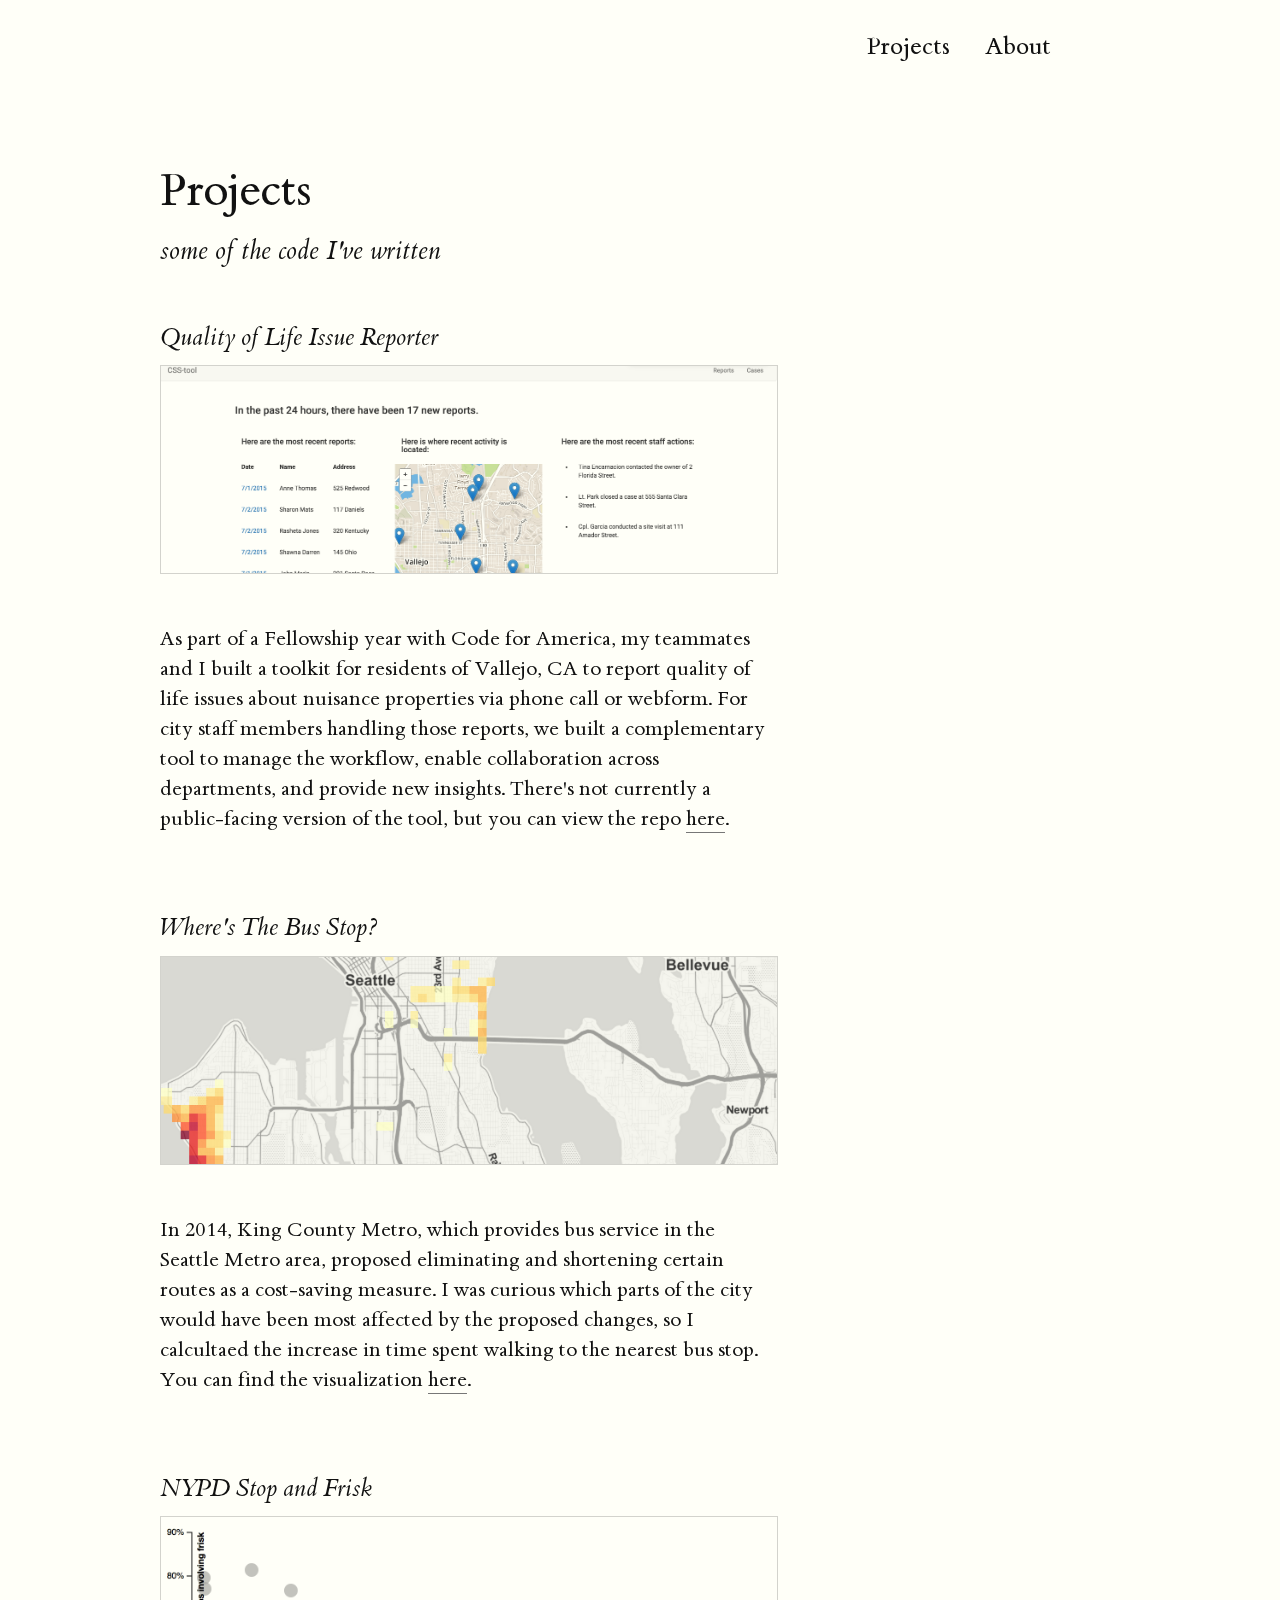
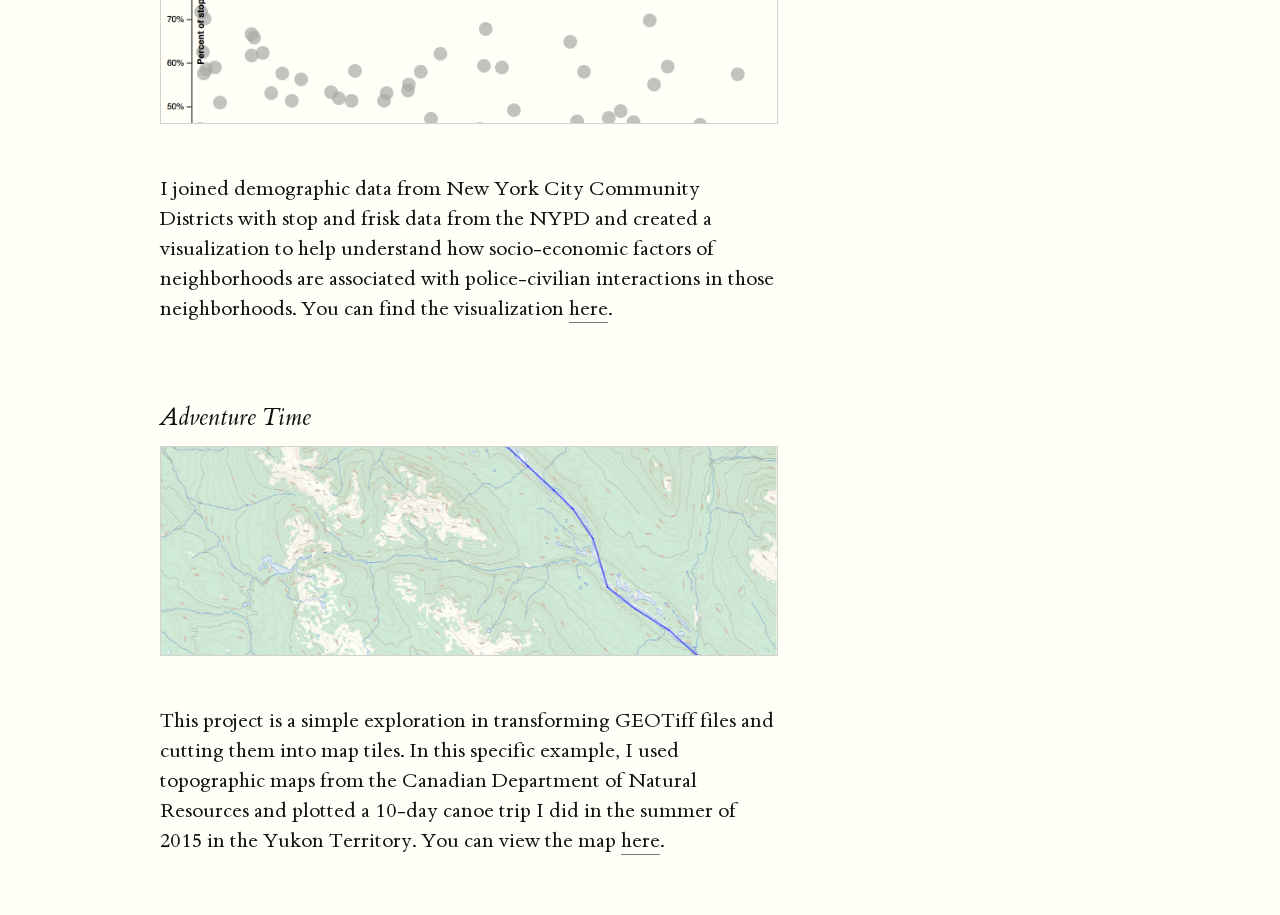
<file: index.html>
<!DOCTYPE html>
<head>
  <meta charset="utf-8"/>
  <title>andrewschneider.io</title>
  <meta name="viewport" content="width=device-width, initial-scale=1">

  <link rel="stylesheet" href="/assets/css/tufte.css"/>
  <link rel="stylesheet" href="/assets/css/style.css"/>
</head>

<body>
  <ul>
    <li><a href="/">Projects</a></li>
    <li><a href="/about">About</a></li>
  </ul>

  <article>
    <h1>Projects</h1>
    <p class="subtitle">some of the code I've written</p>

    <section>
      <h3>Quality of Life Issue Reporter</h3>
      <figure>
        <img src="assets/img/css_tool_preview.png"/>
      </figure>

      <p>As part of a Fellowship year with Code for America, my teammates and I built a toolkit for residents of Vallejo, CA to report quality of life issues about nuisance properties via phone call or webform. For city staff members handling those reports, we built a complementary tool to manage the workflow, enable collaboration across departments, and provide new insights. There's not currently a public-facing version of the tool, but you can view the repo <a target="_blank" href="https://github.com/CodeforAmerica/vallejo-css-toolkit">here</a>.</p>
    </section>

    <section>
      <h3>Where's The Bus Stop?</h3>
      <figure>
        <img src="assets/img/bus_stop_preview.png"/>
      </figure>

      <p>In 2014, King County Metro, which provides bus service in the Seattle Metro area, proposed eliminating and shortening certain routes as a cost-saving measure. I was curious which parts of the city would have been most affected by the proposed changes, so I calcultaed the increase in time spent walking to the nearest bus stop. You can find the visualization <a target="_blank" href="projects/wheres_the_bus_stop">here</a>.</p>
    </section>

    <section>
      <h3>NYPD Stop and Frisk</h3>
      <figure>
        <img src="assets/img/nypd_sqf_preview.png"/>
      </figure>

      <p>I joined demographic data from New York City Community Districts with stop and frisk data from the NYPD and created a visualization to help understand how socio-economic factors of neighborhoods are associated with police-civilian interactions in those neighborhoods. You can find the visualization <a target="_blank" href="projects/nypd_sqf">here</a>.</p>
    </section>

    <section>
      <h3>Adventure Time</h3>
      <figure>
        <img src="assets/img/yukon_map_preview.png"/>
      </figure>

      <p>This project is a simple exploration in transforming GEOTiff files and cutting them into map tiles. In this specific example, I used topographic maps from the Canadian Department of Natural Resources and plotted a 10-day canoe trip I did in the summer of 2015 in the Yukon Territory. You can view the map <a target="_blank" href="projects/adventure-time">here</a>.
    </section>

  </article>
</body>
</file>
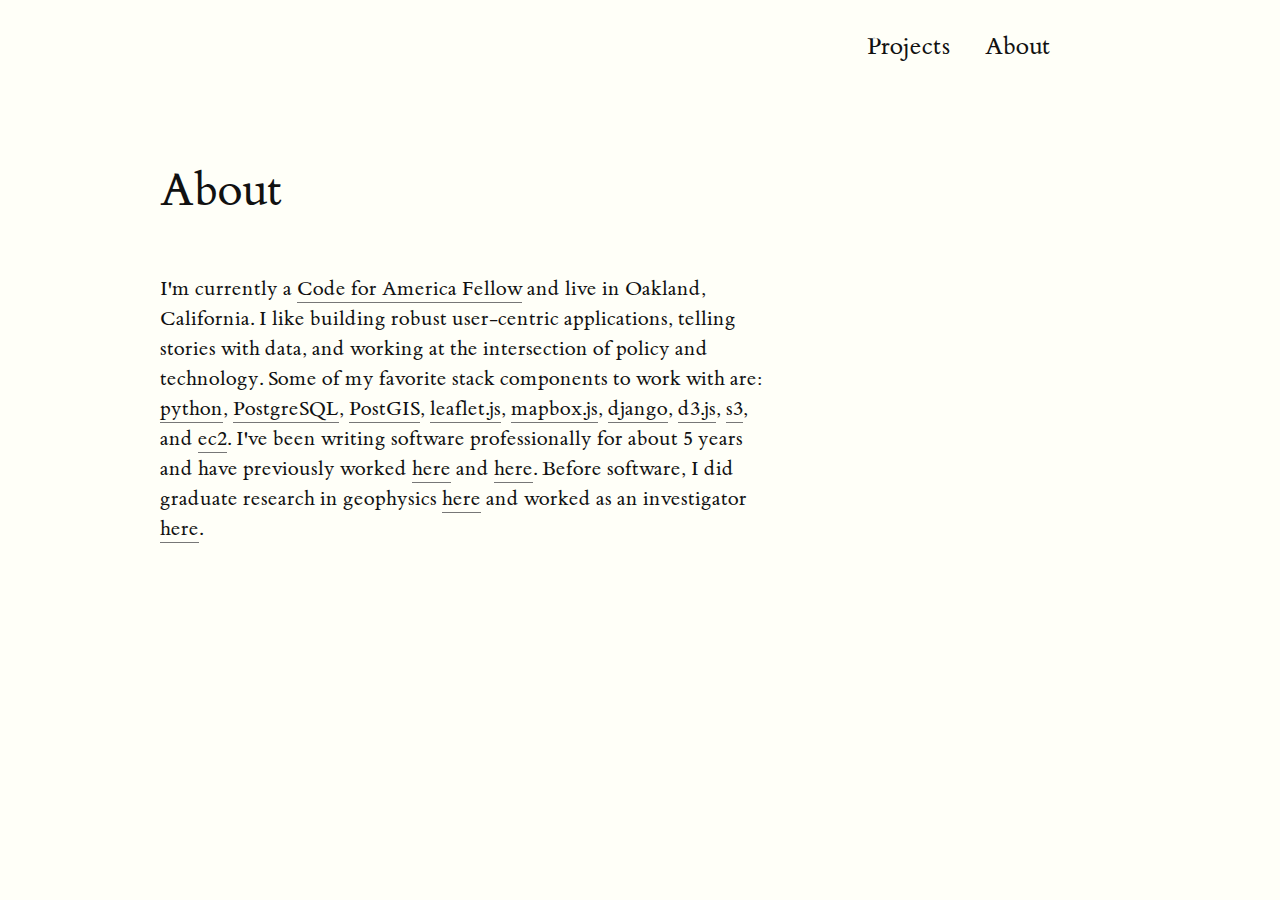
<file: about/index.html>
<!DOCTYPE html>
<head>
  <meta charset="utf-8"/>
  <title>andrewschneider.io</title>
  <meta name="viewport" content="width=device-width, initial-scale=1">

  <link rel="stylesheet" href="/assets/css/tufte.css"/>
  <link rel="stylesheet" href="/assets/css/style.css"/>
</head>

<body>
  <ul>
    <li><a href="/">Projects</a></li>
    <li><a href="/about">About</a></li>
  </ul>

  <article>
    <h1>About</h1>
    <section>
      <p>I'm currently a <a href="http://www.codeforamerica.org/governments/vallejo/">Code for America Fellow</a> and live in Oakland, California. I like building robust user-centric applications, telling stories with data, and working at the intersection of policy and technology. Some of my favorite stack components to work with are: <a href="https://www.python.org/">python</a>, <a href="http://www.postgresql.org/">PostgreSQL</a>, <a href="http://postgis.net/">PostGIS</a>, <a href="http://leafletjs.com/">leaflet.js</a>, <a href="https://www.mapbox.com/mapbox.js">mapbox.js</a>, <a href="https://www.djangoproject.com/">django</a>, <a href="http://d3js.org/">d3.js</a>, <a href="https://aws.amazon.com/s3/">s3</a>, and <a href="https://aws.amazon.com/ec2/">ec2</a>. I've been writing software professionally for about 5 years and have previously worked <a href="http://wavii.com/">here</a> and <a href="http://www.zonarsystems.com/">here</a>. Before software, I did graduate research in geophysics <a href="http://uoregon.edu/">here</a> and worked as an investigator <a href="http://www.nyc.gov/html/ccrb/">here</a>.

      <!-- TODO: other places you can find me on the internet -->

      </section>
  </article>
</body>
</file>
<file: assets/css/tufte.css>
/* https://github.com/daveliepmann/tufte-css */

@font-face { font-family: ETBembo;
             src: url("/assets/fonts/ETBembo-RomanLF.ttf"); }
@font-face { font-family: ETBembo;
             src: url("/assets/fonts/ETBembo-DisplayItalic.ttf");
             font-weight: normal;
             font-style: italic; }

html { font-size: 15px; }

body { width: 87.5%;
       margin-left: auto;
       margin-right: auto;
       padding-left: 12.5%;
       font-family: ETBembo, Palatino, "Palatino Linotype", "Palatino LT STD", "Book Antiqua", Georgia, serif;
       background-color: #fffff8;
       color: #111;
       max-width: 1400px;
       counter-reset: sidenote-counter; }

h1 { font-weight: 400;
     margin-top: 4rem;
     margin-bottom: 1.5rem;
     font-size: 3.2rem;
     line-height: 1; }

h2 { font-style: italic;
     font-weight: 400;
     margin-top: 2.1rem;
     margin-bottom: 0;
     font-size: 2.2rem;
     line-height: 1; }

h3 { font-style: italic;
     font-weight: 400;
     font-size: 1.7rem;
     margin-top: 2rem;
     margin-bottom: 0;
     line-height: 1; }

p.subtitle { font-style: italic;
             margin-top: 1rem;
             margin-bottom: 1rem;
             font-size: 1.8rem;
             display: block;
             line-height: 1; }

table { width: 98%;
        clear: left;
        text-align: right;
        font-size: 1.2rem;
        line-height: 1.4;
        margin: 1.4rem 1%;
        border-collapse: separate;
        border-spacing: 0 5px;
        -webkit-font-feature-settings: 'tnum'; /* This is technically redundant */
        -moz-font-feature-settings: 'tnum';
        -ms-font-feature-settings: 'tnum'; }

thead th { border-bottom: 1px solid #AAAAAA;
           font-weight: 400;
           border-collapse: separate;
           border-spacing: 5px 5px; }

td.text { text-align: left; }

span.table-label { padding-top: 8px; } /* to maintain height relative to table header row */

table.booktabs { width: auto;
                 margin: 0 auto;
                 border-spacing: 0px;
                 border-top: 2px solid #333333;
                 border-bottom: 2px solid #333333; }

.booktabs th { border-bottom: 1px solid #333333;
               padding: 0.65ex 0.5em 0.4ex 0.5em;
               font-weight: normal;
               text-align: center; }

.booktabs th.cmid { border-bottom: 1px solid #666666; }

.booktabs th.nocmid { border-bottom: none; }

.booktabs tbody tr:first-child td { padding-top: 0.65ex; } /* add space between thead row and tbody */ 

.booktabs td { padding-left: 0.5em;
               padding-right: 0.5em;
               text-align: left; }

.booktabs caption { font-size: 90%;
                    text-align: left;
                    width: auto;
                    margin-left: auto;
                    margin-right: auto;
                    margin-top: 1ex;
                    caption-side: top; }

.booktabs tbody tr td.l { text-align: left !important; }
.booktabs tbody tr td.c { text-align: center !important; }
.booktabs tbody tr td.r { text-align: right !important; }

article { position: relative;
          padding: 5rem 0rem; }

section { padding-top: 1rem;
          padding-bottom: 1rem; }

p, ol, ul { font-size: 1.4rem; }

p { line-height: 2rem;
    margin-top: 1.4rem;
    margin-bottom: 1.4rem;
    padding-right: 0;
    vertical-align: baseline; }

blockquote p { font-size: 1.1rem;
               width: 50%; }

blockquote footer { width: 50%;
                    text-align: right; }

ul { width: 45%;
     -webkit-padding-start: 5%;
     -webkit-padding-end: 5%;
     list-style-type: none; }

li { padding: 0.5rem 0; }

figure { max-width: 55%;
         -webkit-margin-start: 0;
         -webkit-margin-end: 0;
         margin-bottom: 3em; }

figcaption { float: right;
             clear: right;
             margin-right: -48%;
             margin-top: 0;
             margin-bottom: 0;
             font-size: 1.0rem;
             line-height: 1.6;
             vertical-align: baseline;
             position: relative; }

figure.fullwidth figcaption { margin-right: 24%; }

a { color: #111;
    text-decoration: none;
    border-bottom: 1px solid #777;
    padding-bottom: 1px; }

img { max-width: 100%; }

.sidenote, .marginnote { float: right;
                         clear: right;
                         margin-right: -60%;
                         width: 50%;
                         margin-top: 0;
                         margin-bottom: 0;
                         font-size: 1.0rem;
                         line-height: 1.6;
                         vertical-align: baseline;
                         position: relative; }

.table-caption { float:right;
                 clear:right;
                 margin-right: -60%;
                 width: 50%;
                 margin-top: 0;
                 margin-bottom: 0;
                 font-size: 1.0rem;
                 line-height: 1.6; }

.sidenote-number { counter-increment: sidenote-counter; }

.sidenote-number:after, .sidenote:before { content: counter(sidenote-counter) " ";
                                           position: relative;
                                           vertical-align: baseline;
                                           color: #f00000; }

.sidenote-number:after { content: counter(sidenote-counter); 
                         font-size: 0.9rem;
                         top: -0.5rem;
                         left: 0.1rem; }

.sidenote:before { content: counter(sidenote-counter) ". ";
                   position: absolute;
                   /* 100% refers to the computed width of the number, so this transform
                    * shifts the number just outside the left edge of the sidenote box,
                    * with a buffer of 0.25rem, no matter how many digits the number has. */
                   -webkit-transform: translateX(-100%) translateX(-0.25rem);
                   -ms-transform: translateX(-100%) translateX(-0.25rem);
                   transform: translateX(-100%) translateX(-0.25rem); }

p, footer, div.table-wrapper { width: 55%; }

@media screen and (max-width: 760px) { p, footer { width: 90%; }
                                       pre.code { width: 87.5%; }
                                       ul { width: 85%; }
                                       figure { max-width: 90%; }
                                       figcaption, figure.fullwidth figcaption { margin-right: 0%; }
                                       blockquote p, blockquote footer { width: 90%; }}

.sans { font-family: "Gill Sans", "Gill Sans MT", Calibri, sans-serif; }

.code { font-family: Consolas, "Liberation Mono", Menlo, Courier, monospace;
        font-size: 1.125rem;
        line-height: 1.6; }

h1 .code, h2 .code, h3 .code { font-size: 0.80em; }

.marginnote .code, .sidenote .code { font-size: 1rem; }

pre.code { width: 52.5%;
           padding-left: 2.5%;
           overflow-x: scroll; }

.fullwidth { max-width: 90%; }

span.newthought { font-variant: small-caps;
                  font-size: 1.2em; }

input.margin-toggle { display: none; }

label.sidenote-number { display: inline; }

label.margin-toggle:not(.sidenote-number) { display: none; }

@media (max-width: 760px) { label.margin-toggle:not(.sidenote-number) { display: inline; }
                            .sidenote, .marginnote { display: none; }
                            .margin-toggle:checked + .sidenote, 
                            .margin-toggle:checked + .marginnote { display: block;
                                                                   float: left;
                                                                   left: 1rem;
                                                                   clear: both;
                                                                   width: 95%;
                                                                   margin: 1rem 2.5%;
                                                                   vertical-align: baseline;
                                                                   position: relative; }
                            label { cursor: pointer; }
                            pre.code { width: 90%; 
                                       padding: 0; }
                            .table-caption { display: block;
                                             float: right;
                                             clear: both;
                                             width: 98%;
                                             margin-top: 1rem;
                                             margin-bottom: 0.5rem;
                                             margin-left: 1%;
                                             margin-right: 1%;
                                             vertical-align: baseline;
                                             position: relative; }
                            table, table.booktabs { width: 85%; }
                            img { width: 100%; } }
</file>
<file: assets/css/style.css>
ul {
    list-style-type: none;
    margin: 30px 10px;
    text-align: right;
    width: 75%;
}

li {
    display: inline;
    margin: 15px;
}

li a {
  border: none;
  font-size: 1.7rem;
}

a:hover {
  text-decoration: none;
}

article {
          padding: 1rem 0rem; }

img {
    mix-blend-mode: multiply;
  border-style: solid;
  border-width: 1px;
  border-color: lightgrey;
}
</file>
